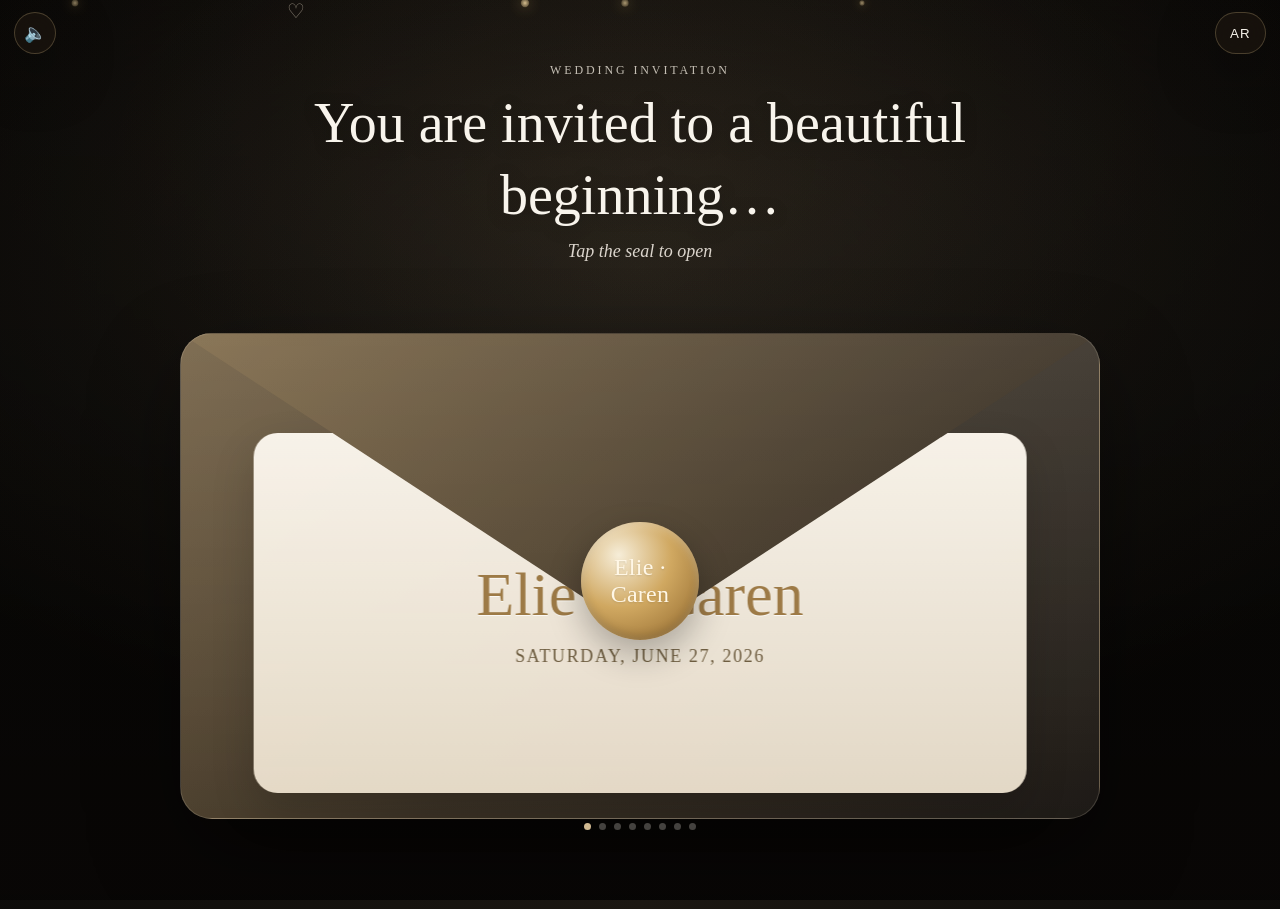
<file: preview.html>
<!DOCTYPE html>
<html lang="en">
<head>
  <meta charset="UTF-8">

  <title>Elie & Caren Wedding Invitation</title>

  <!-- PREVIEW TAGS -->
  <meta property="og:title" content="Elie & Caren Wedding Invitation">
  <meta property="og:description" content="You are invited to celebrate our special day.">
  <meta property="og:image" content="https://elieandcaren.github.io/elie-caren-invitation/preview.jpg">
  <meta property="og:url" content="https://elieandcaren.github.io/elie-caren-invitation/preview.html">
  <meta property="og:type" content="website">

  <meta property="og:image:width" content="1200">
  <meta property="og:image:height" content="630">
</head>

<body>

<script>
  const params = window.location.search;
  window.location.href = "https://elieandcaren.github.io/elie-caren-invitation/" + params;
</script>

</body>
</html>
</file>
